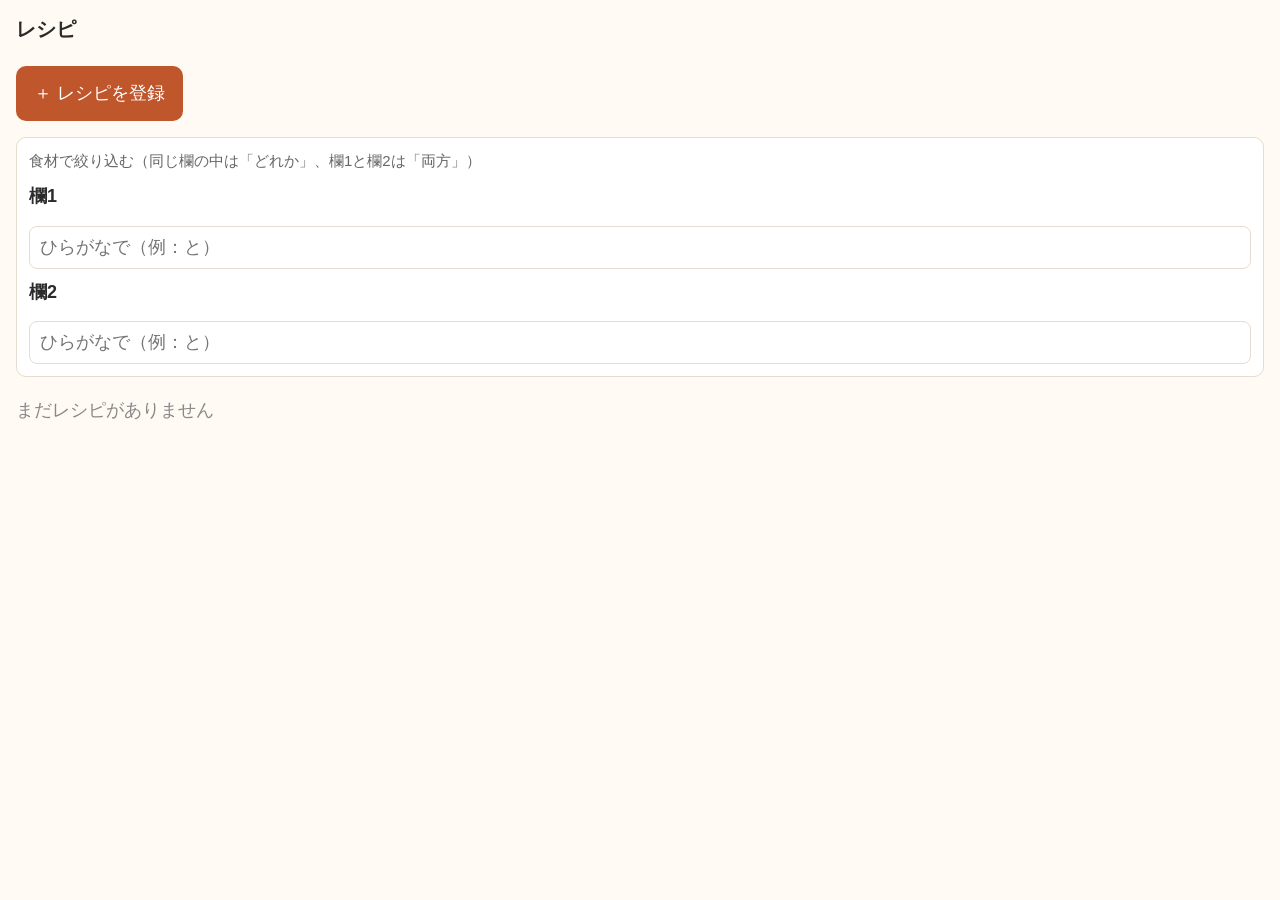
<file: index.html>
<!doctype html>
<html lang="ja">
<head>
  <meta charset="utf-8">
  <meta name="viewport" content="width=device-width, initial-scale=1">
  <!-- ホーム画面から開いたとき、Safari の枠を出さずに1つのアプリとして表示する -->
  <meta name="apple-mobile-web-app-capable" content="yes">
  <meta name="apple-mobile-web-app-title" content="レシピ">
  <link rel="manifest" href="manifest.json">
  <title>レシピ</title>
  <link rel="stylesheet" href="style.css">
</head>
<body>
  <header><h1>レシピ</h1></header>
  <main id="main"></main>
  <script src="storage.js"></script>
  <script src="query.js"></script>
  <script src="app.js"></script>
</body>
</html>
</file>
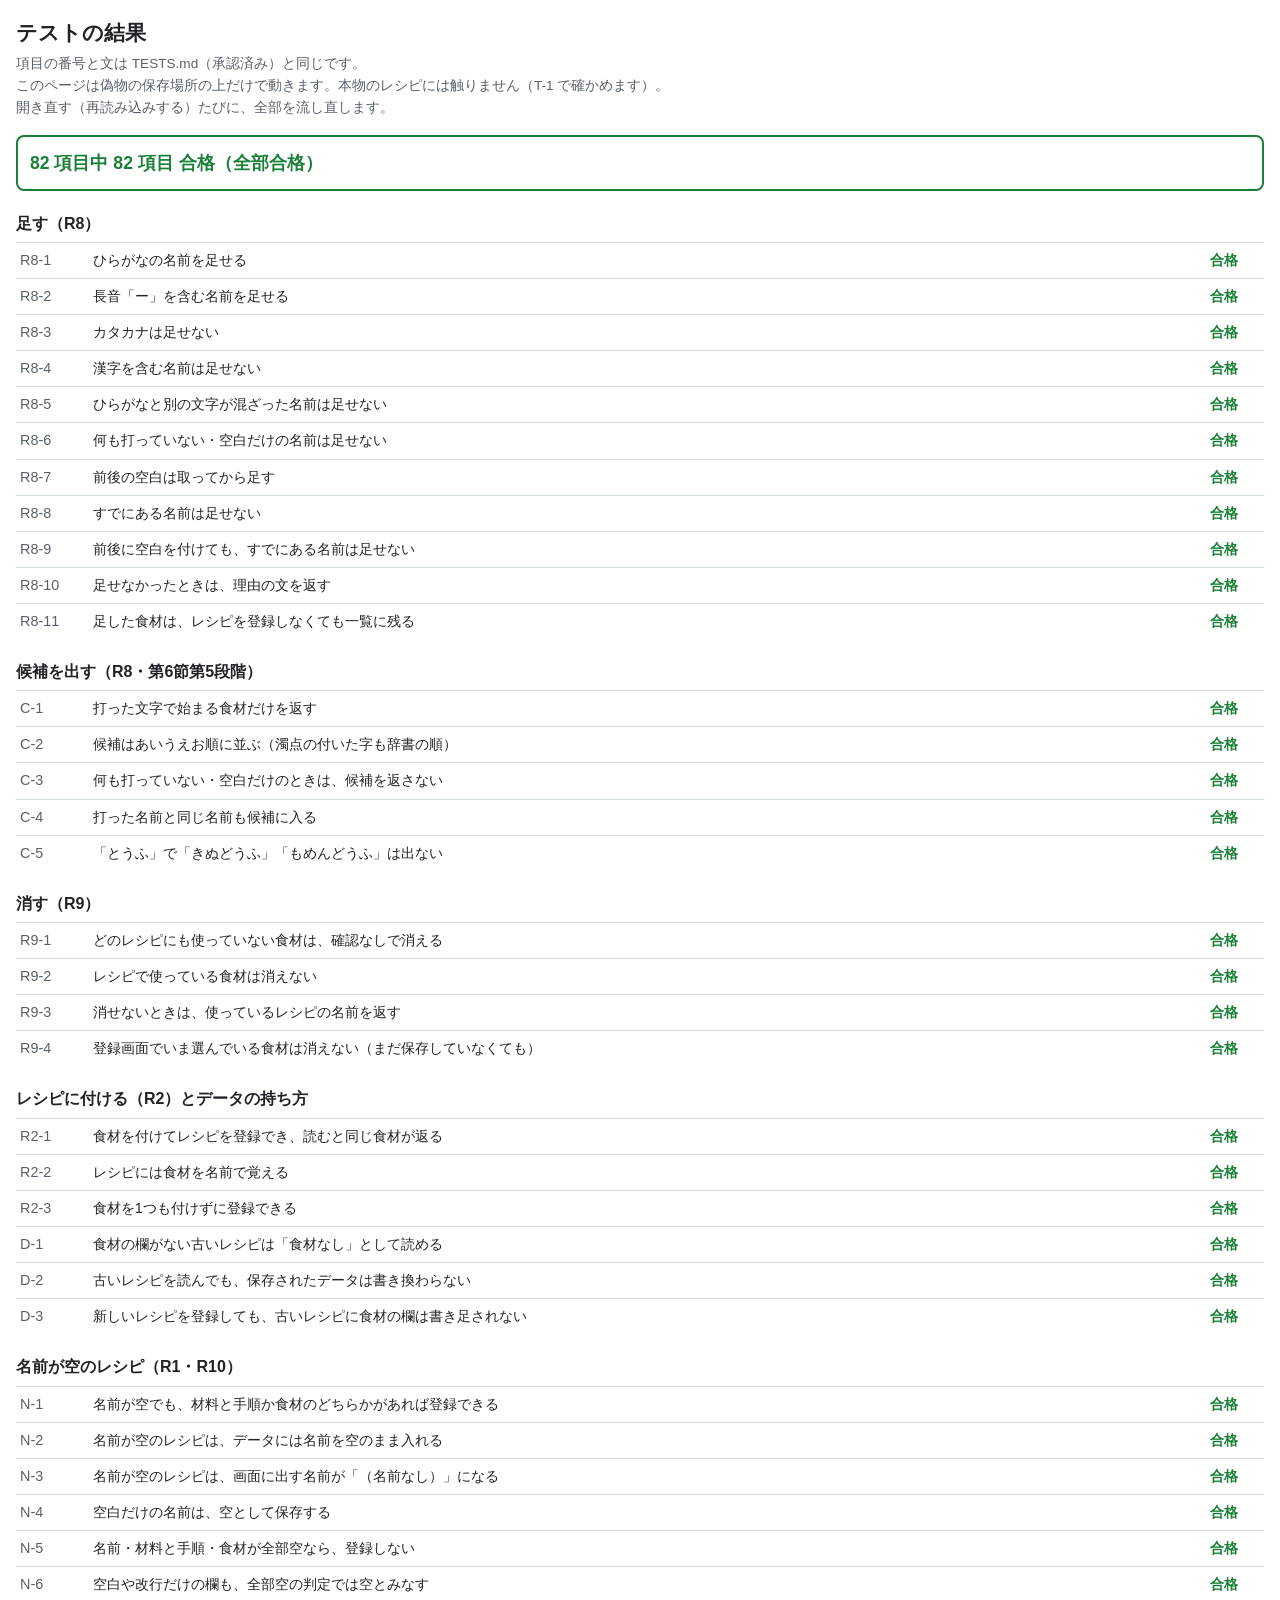
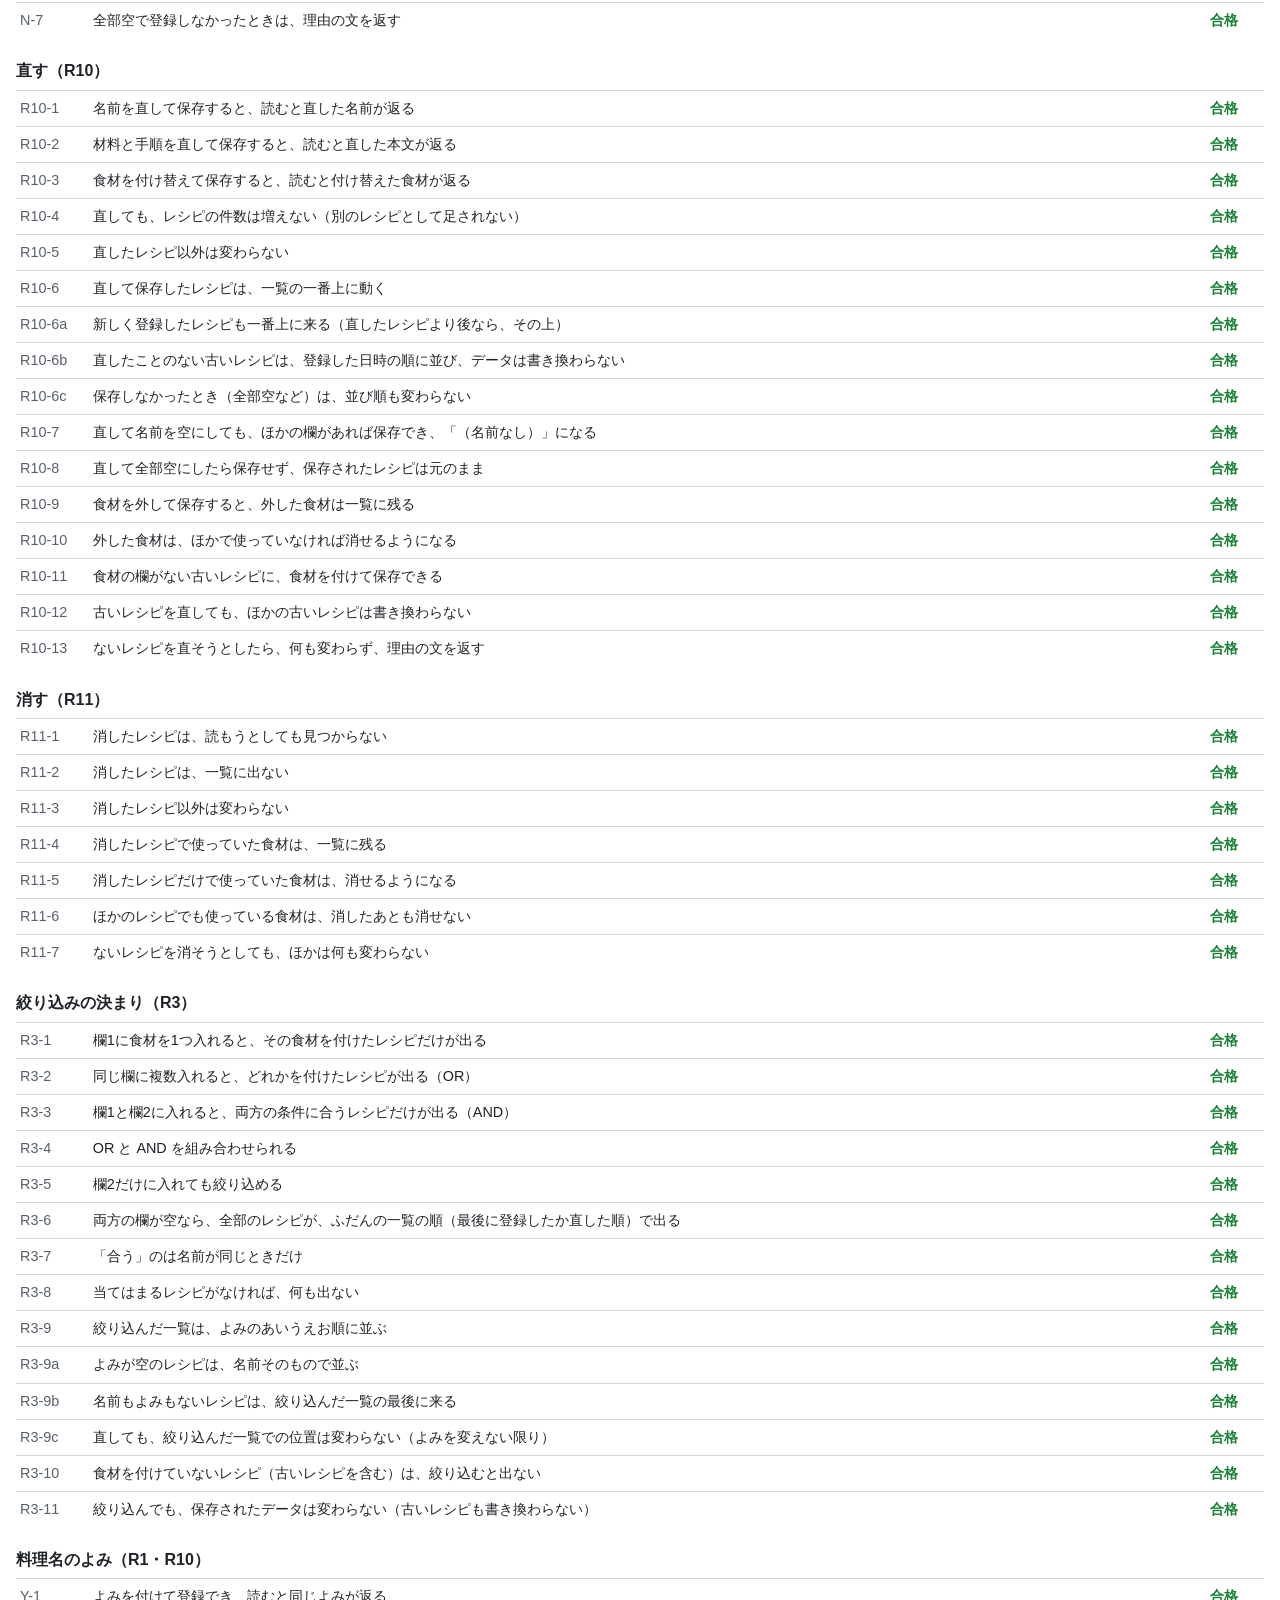
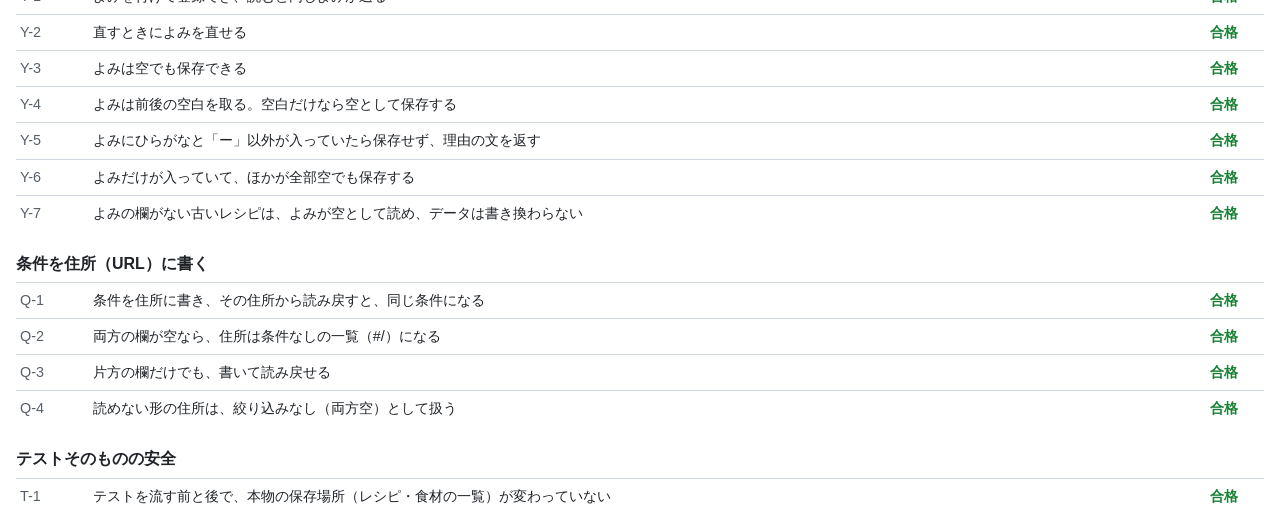
<file: tests.html>
<!doctype html>
<html lang="ja">
<head>
  <meta charset="utf-8">
  <meta name="viewport" content="width=device-width, initial-scale=1">
  <title>レシピ — テストの結果</title>
  <style>
    :root { --ok: #1a7f37; --ng: #cf222e; --skip: #9a6700; --line: #d0d7de; --sub: #57606a; --bg: #ffffff; --fg: #1f2328; }
    @media (prefers-color-scheme: dark) {
      :root { --ok: #3fb950; --ng: #f85149; --skip: #d29922; --line: #30363d; --sub: #8b949e; --bg: #0d1117; --fg: #e6edf3; }
    }
    body { font-family: -apple-system, "Hiragino Sans", sans-serif; margin: 0; padding: 16px; background: var(--bg); color: var(--fg); line-height: 1.6; }
    h1 { font-size: 1.3rem; margin: 0 0 4px; }
    .note { color: var(--sub); font-size: 0.85rem; margin: 0 0 16px; }
    .summary { font-size: 1.1rem; font-weight: bold; padding: 12px; border-radius: 8px; border: 2px solid; margin-bottom: 20px; }
    .summary.ok { border-color: var(--ok); color: var(--ok); }
    .summary.ng { border-color: var(--ng); color: var(--ng); }
    h2 { font-size: 1rem; margin: 20px 0 6px; }
    table { width: 100%; border-collapse: collapse; font-size: 0.9rem; }
    td { border-top: 1px solid var(--line); padding: 6px 4px; vertical-align: top; }
    td.id { white-space: nowrap; width: 4.5em; color: var(--sub); }
    td.mark { white-space: nowrap; width: 3.5em; font-weight: bold; }
    .pass { color: var(--ok); } .fail { color: var(--ng); } .skip { color: var(--skip); }
    .detail { display: block; color: var(--ng); font-size: 0.8rem; }
  </style>
</head>
<body>
  <h1>テストの結果</h1>
  <p class="note">
    項目の番号と文は TESTS.md（承認済み）と同じです。<br>
    このページは偽物の保存場所の上だけで動きます。本物のレシピには触りません（T-1 で確かめます）。<br>
    開き直す（再読み込みする）たびに、全部を流し直します。
  </p>
  <div id="summary" class="summary"></div>
  <div id="results"></div>

  <script src="storage.js"></script>
  <script src="query.js"></script>
  <script src="tests.js"></script>
  <script>
    const results = runAllTests(localStorage);
    const counted = results.filter((r) => r.status !== "skip");
    const passed = counted.filter((r) => r.status === "pass").length;
    const allOk = passed === counted.length;

    const summary = document.getElementById("summary");
    summary.className = "summary " + (allOk ? "ok" : "ng");
    summary.textContent = `${counted.length} 項目中 ${passed} 項目 合格` + (allOk ? "（全部合格）" : "（不合格あり）");

    const MARK = { pass: "合格", fail: "不合格", skip: "未確認" };
    const area = document.getElementById("results");
    let table = null;
    let group = null;
    for (const r of results) {
      if (r.group !== group) {
        group = r.group;
        const h = document.createElement("h2");
        h.textContent = group;
        table = document.createElement("table");
        area.append(h, table);
      }
      const tr = table.insertRow();
      const id = tr.insertCell(); id.className = "id"; id.textContent = r.id;
      const what = tr.insertCell(); what.textContent = r.what;
      if (r.detail) {
        const d = document.createElement("span");
        d.className = "detail";
        d.textContent = r.detail;
        what.append(d);
      }
      const mark = tr.insertCell(); mark.className = "mark " + r.status; mark.textContent = MARK[r.status];
    }
  </script>
</body>
</html>
</file>
<file: style.css>
/* 料理中に少し離れて読めるよう、文字を大きめにする */
:root { --bg: #fffaf3; --fg: #2b2b2b; --accent: #c0562b; --line: #e6dccf; }
* { box-sizing: border-box; }
body {
  margin: 0; background: var(--bg); color: var(--fg);
  font-family: -apple-system, "Hiragino Sans", sans-serif; font-size: 18px; line-height: 1.7;
  padding: env(safe-area-inset-top) 16px env(safe-area-inset-bottom);
}
header h1 { font-size: 20px; margin: 12px 0; }
a { color: var(--accent); }
.list { list-style: none; padding: 0; }
.list li { border-bottom: 1px solid var(--line); }
.list a { display: block; padding: 14px 4px; text-decoration: none; color: var(--fg); }
.button, button {
  display: inline-block; background: var(--accent); color: #fff; border: 0; border-radius: 10px;
  padding: 12px 18px; font-size: 18px; text-decoration: none; margin: 8px 0;
}
label { display: block; margin-top: 16px; font-weight: bold; }
input, textarea {
  width: 100%; font-size: 18px; padding: 10px; border: 1px solid var(--line); border-radius: 8px;
  background: #fff; font-family: inherit;
}
.body { white-space: pre-wrap; font-size: 20px; }
.empty { color: #888; }

/* 食材（登録画面） */
.chosen { display: flex; flex-wrap: wrap; gap: 8px; margin: 6px 0 8px; }
.chip {
  display: inline-flex; align-items: center; gap: 6px; padding: 2px 4px 2px 12px;
  background: #fff; border: 1px solid var(--line); border-radius: 999px;
}
.chip button.small { margin: 2px 0; }
.candidates { list-style: none; padding: 0; margin: 4px 0; }
.candidates li { display: flex; align-items: center; justify-content: space-between; border-bottom: 1px solid var(--line); }
button.pick { flex: 1; text-align: left; background: none; color: var(--fg); padding: 10px 4px; margin: 0; }
button.pick.add { color: var(--accent); }
.picked { flex: 1; padding: 10px 4px; color: #888; }
button.small { padding: 6px 12px; font-size: 16px; background: #fff; color: var(--accent); border: 1px solid var(--accent); }
.message { color: var(--accent); min-height: 1.7em; margin: 4px 0; }
.tags { color: var(--accent); }

/* 読む画面：「直す」は上、「消す」は一番下に離して置く（押し間違えないため。SPEC 第6節第6段階） */
.toolbar { display: flex; align-items: center; justify-content: space-between; }
.button.small-button { padding: 6px 16px; font-size: 16px; }
.separator { border: 0; border-top: 1px solid var(--line); margin: 48px 0 16px; }
button.danger { background: #fff; color: #b3261e; border: 1px solid #b3261e; }

/* 絞り込み（一覧の画面。SPEC 第6節第7段階） */
.filter { border: 1px solid var(--line); border-radius: 10px; padding: 4px 12px 8px; margin: 8px 0; background: #fff; }
.filter-note { font-size: 15px; color: #666; margin: 6px 0 0; }
.filter-field label { margin-top: 8px; }
.count { color: #666; margin: 8px 0 0; }
/* 読む画面の食材：押すと、その食材で絞り込む */
.tags { display: flex; flex-wrap: wrap; gap: 8px; }
a.tag { padding: 2px 12px; border: 1px solid var(--accent); border-radius: 999px; text-decoration: none; }
</file>
